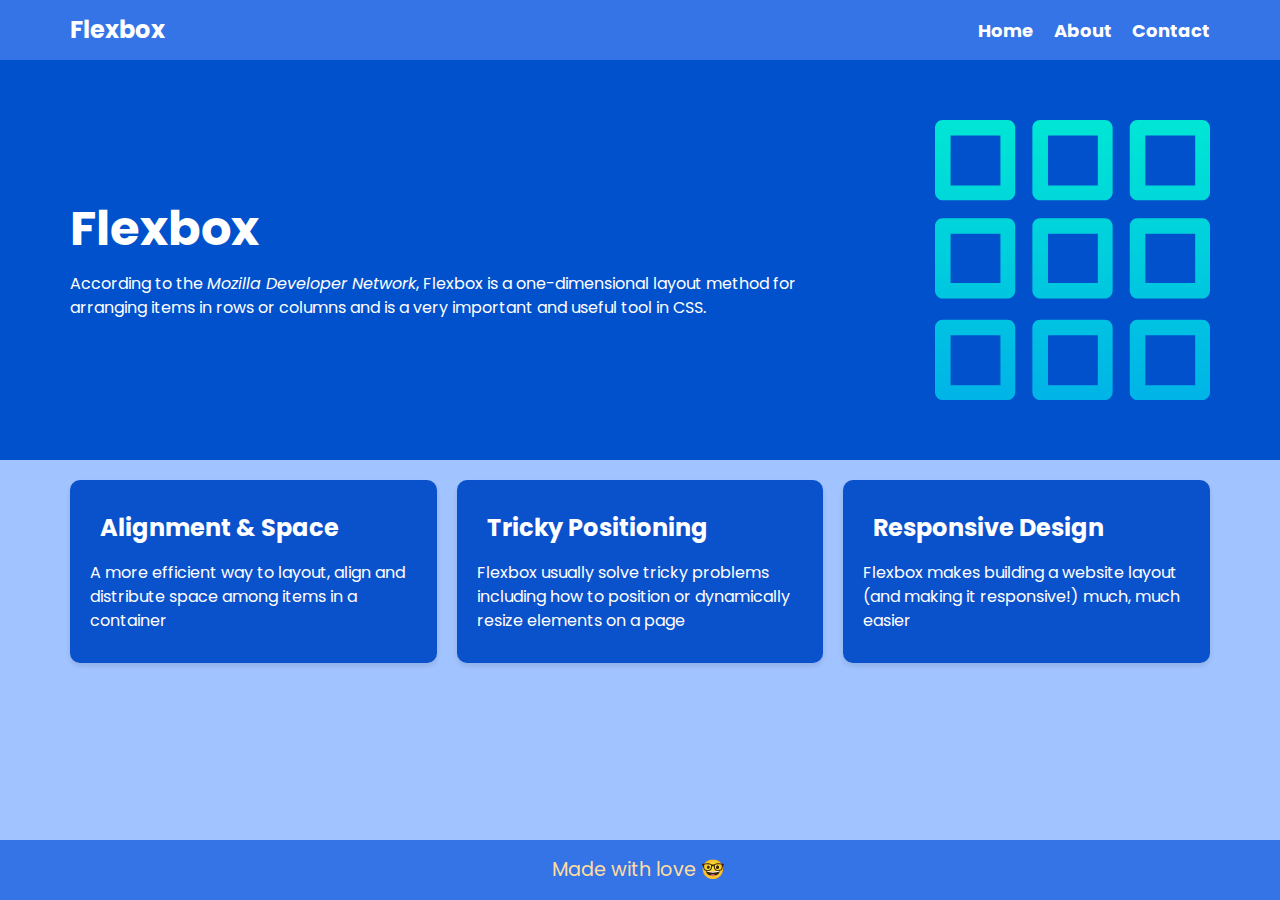
<file: lec-3_flexbox-project/index.html>
<!DOCTYPE html>
<html lang="en">
<head>
    <meta charset="UTF-8">
    <meta http-equiv="X-UA-Compatible" content="IE=edge">
    <meta name="viewport" content="width=device-width, initial-scale=1.0">
    <link
      rel="stylesheet"
      href="https://pro.fontawesome.com/releases/v5.10.0/css/all.css"
      integrity="sha384-AYmEC3Yw5cVb3ZcuHtOA93w35dYTsvhLPVnYs9eStHfGJvOvKxVfELGroGkvsg+p"
      crossorigin="anonymous"
    >
    <link rel="stylesheet" href="styles.css">
    <title>Flexbox Crash Course 2022</title>
</head>
<body>
    <nav class="navbar">
        <div class="container">
            <div class="logo">Flexbox</div>
            <ul class="nav">    
                <li>
                    <a href="#">Home</a>
                </li>
                <li>
                    <a href="#">About</a>
                </li>
                <li>
                    <a href="#">Contact</a>
                </li>
            </ul>
        </div>
    </nav>

    <header class="header">
        <div class="container">
            <div>
                <h1>Flexbox </h1>
                <p>
                   
                    According to the <i>Mozilla Developer Network</i>, Flexbox is a one-dimensional layout method for arranging items in rows or columns and is a very important and useful tool in CSS.
                </p>
            </div>
            <img src="gridsmall.svg" alt="">
        </div>
    </header>
    <section class="boxes">
        <div class="container">
            <div class="box">
                <h2><i class="fas fa-arrows-alt-v"></i>
                Alignment & Space</h2>
                <p>
                    A more efficient way to layout, align and distribute space among items in a container
                </p>
            </div>
            <div class="box">
                <h2><i class="fas fa-arrows-alt"></i>
                Tricky Positioning</h2>
                <p>
                    Flexbox usually solve tricky problems including how to position or dynamically resize elements on a page
                </p>
            </div>
            <div class="box">
                <h2><i class="fas fa-mobile"></i>
                Responsive Design</h2>
                <p>
                    Flexbox makes building a website layout (and making it responsive!) much, much easier
                </p>
            </div>
        </div>
    </section>
    <footer class="footer">
        <div class="container">
            <a href="" target="_blank" rel="noreferrer noopener">
                <p>Made with love <span class="nerd">🤓</span></p>
            </a>
        </div>
    </footer>
</body>
</html>
</file>
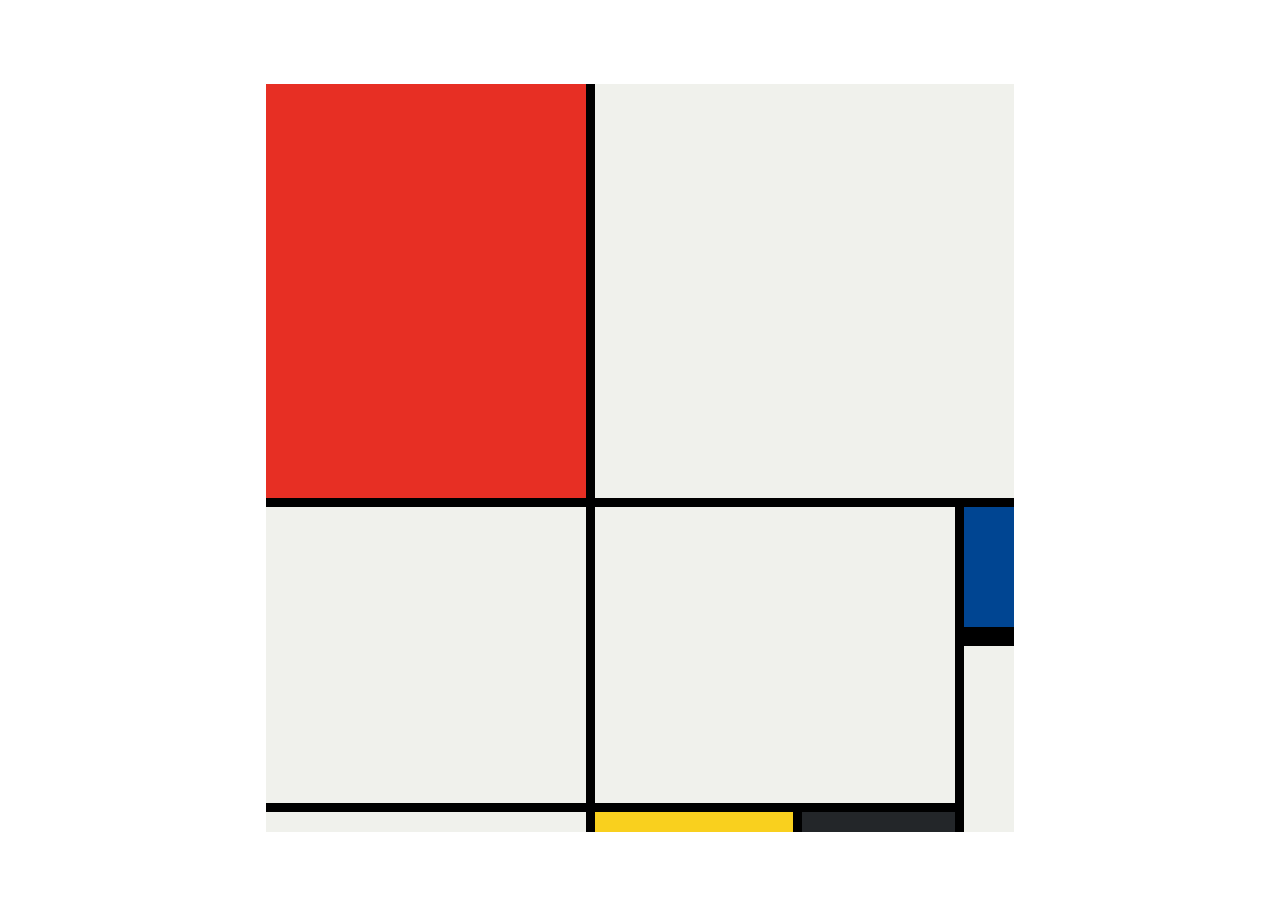
<file: lec2/lec_2_flexproject/index.html>
<!DOCTYPE html>
<html lang="en">

<head>
  <meta charset="UTF-8">
  <meta name="viewport" content="width=device-width, initial-scale=1.0">
  <title>Mondrian Project</title>
  <link rel="stylesheet" href="style.css">
</head>

<body>
  <div class="container">
    <div class="first cub1"></div>
    <div class="first cub2"></div>
    <div class="first cub3"></div>
    <div class="last cub4">
        <div class="lasti cubi1"></div>
        <div class="lasti cubi2"></div>
        <div class="lasti cubi3"></div>
        <div class="lasti cubi4"></div>
        <div class="lasti cubi5"></div>
    </div>
    <div class="last cub5"></div>

  </div>
</body>
</html>
</file>
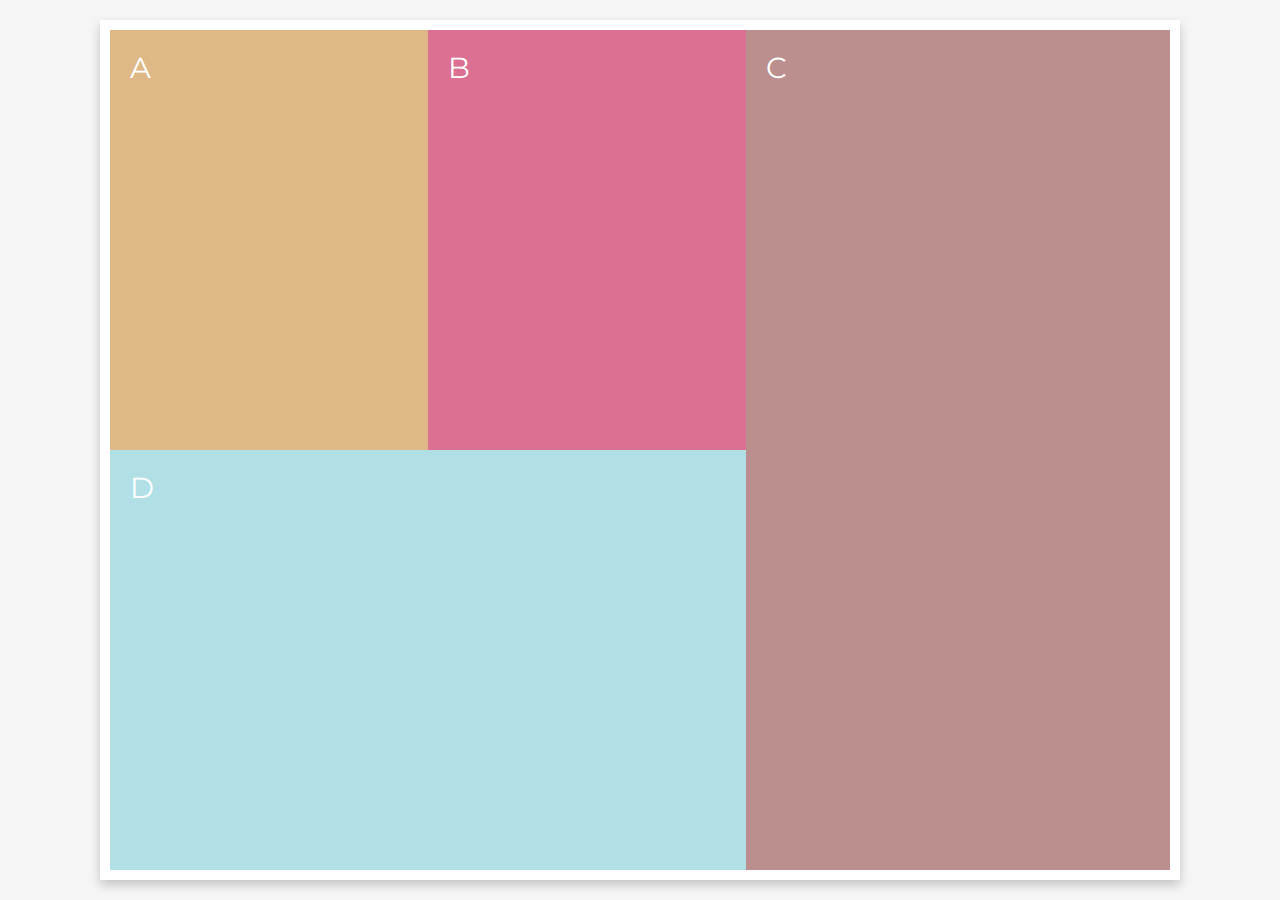
<file: lec2/flex.html>
<html>
  <head>
    <meta charset="UTF-8" />
    <meta http-equiv="X-UA-Compatible" content="IE=edge" />
    <meta name="viewport" content="width=device-width, initial-scale=1.0" />
    <title>CSS Flexbox</title>
    <link rel="stylesheet" href="./base.css" />
    <style>
      .container {
        display: flex;
        flex-wrap: wrap;
        justify-content: space-between;
      }
      .container-1-1 {
        display: flex;
        flex-direction: column;
        flex-basis: 100%;
      }

      .container-1-2 {
        display: flex;
        flex-basis: 100%;
      }

      .item {
        flex-grow: 1;
      }

      @media (min-width: 768px) {
        .container-1-1 {
          flex-direction: row;
          flex-wrap: wrap;
          flex-basis: 60%;
        }
        .container-1-2 {
          flex-basis: 40%;
        }
        .a {
          flex-basis: 50%;
        }
        .b {
          flex-basis: 50%;
        }
      }
    </style>
  </head>
  <body>
    <div class="wrap">
      <div class="container">
        <div class="container-1-1">
          <div class="item a">A</div>
          <div class="item b">B</div>
          <div class="item d">D</div>
        </div>
        <div class="container-1-2">
          <div class="item c">C</div>
        </div>
      </div>
    </div>
  </body>
</html>
</file>
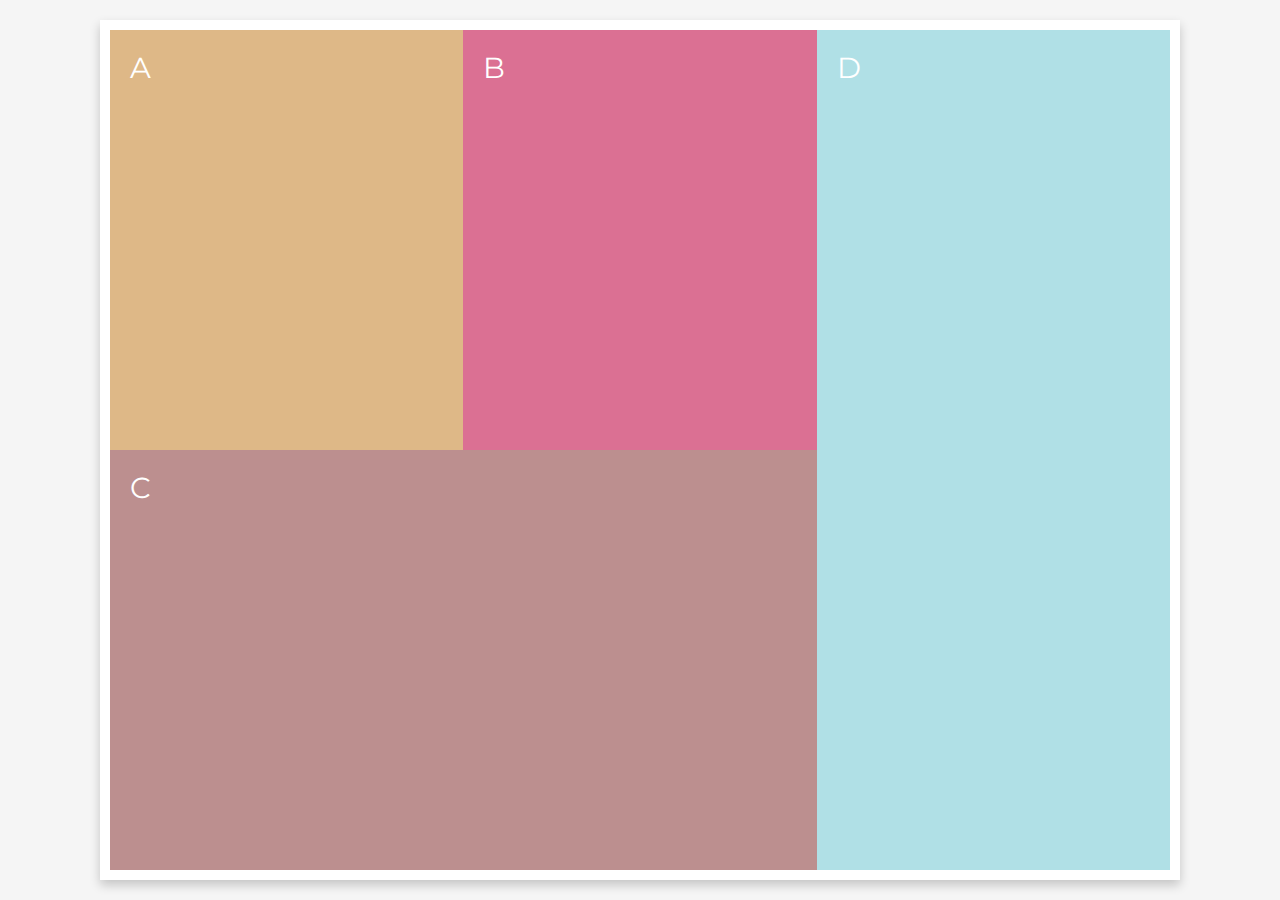
<file: lec_4_Grid/grid.html>
<html>
  <head>
    <meta charset="UTF-8" />
    <meta http-equiv="X-UA-Compatible" content="IE=edge" />
    <meta name="viewport" content="width=device-width, initial-scale=1.0" />
    <title>CSS Flexbox</title>
    <link rel="stylesheet" href="./base.css" />
    <style>
      .container {
        display: grid;
        grid-template-rows: repeat(4, 1fr);
      }

      @media (min-width: 768px) {
        .container {
          grid-template-columns: repeat(3, 1fr);
          grid-template-rows: 1fr 1fr;
          grid-template-areas:
            "a b d"
            "c c d";
        }
        .a {
          grid-area: a;
        }
        .b {
          grid-area: b;
        }
        .c {
          grid-area: c;
        }
        .d {
          grid-area: d;
        }
      }
    </style>
  </head>
  <body>
    <div class="wrap">
      <div class="container">
        <div class="item a">A</div>
        <div class="item b">B</div>
        <div class="item c">C</div>
        <div class="item d">D</div>
      </div>
    </div>
  </body>
</html>
</file>
<file: lec-3_flexbox-project/styles.css>
@import url('https://fonts.googleapis.com/css2?family=Poppins:wght@400;700&display=swap');
@import url('https://fonts.googleapis.com/css2?family=Noto+Color+Emoji&family=Noto+Emoji&display=swap');

* {
  box-sizing: border-box;
  margin: 0;
  padding: 0;
}

body{
    font-family: 'Poppins', sans-serif;
    font-size: 16px;
    line-height: 1.5;
    color: #333;
    background-color: #a1c3ff;
    min-height: 100vh;
    display: flex;
    flex-direction: column;
}

img{
    max-width: 100%;
}

h1, h2{
    margin-bottom: 15px;
}

ul{
    list-style: none;
}

.container{
    max-width: 1200px;
    margin: 0 auto;
    padding: 0 30px;
}

.navbar{
    background-color: #3474e6;
    color: white;
    height: 60px;
}

.navbar .logo{
    font-size: x-large;
    font-weight: bold;
}

.navbar a{
    color: #fff;
    text-decoration: none;
    font-size: 18px;
    font-weight: bold;
}

.navbar a:hover{
    color: lightblue;
}

.navbar .container{
    display: flex;
    justify-content: space-between;
    align-items: center;
    height: 100%
}

.navbar ul{
    display: flex;
}

.navbar ul li{
    margin-left: 20px;
}

.header{
    display: flex;
    background-color: #0151cc;
    color: white;
    min-height: 400px;
}

.header h1{
    font-size: 3rem;
    font-weight: bold;
    line-height: 1.2;
}

.header img{
    max-width: 400px;
    padding: 0px 0px 0px 125px;
}

.header .container{
    display: flex;
    justify-content: space-between;
    align-items: center;
}

.header .container a{
    color: #CC7C01;
    padding-right: 3px;
    text-decoration: none;
}

.boxes .container{
    display: flex;
    justify-content: space-between;
    gap: 20px;
}

.box{
    flex: 1;
    background-color: #0a51cc;
    color: white;
    border-radius: 10px;
    /* margin: 20px 10px; */
    margin: 20px 0px;
    box-shadow: 0 3px 5px rgba(0, 0, 0, 0.1);
    padding: 30px 20px;
}

.box i{
    margin-right: 10px;
}

.footer{
    margin-top: auto;
    background-color: #3474e6;
}

.footer .container{
    display: flex;
    align-items: center;
    justify-content: center;
    height: 60px;
}

.footer .container a{
    color: #FFDDA1;
    padding-right: 3px;
    text-decoration: none;
    font-size: 1.2rem;
}

.footer .container a:hover{
    color: #d2b683;
}

.nerd{
    font-family: 'Noto Color Emoji', sans-serif;
}

@media(max-width: 768px){
    .header .container{
        flex-direction: column;
        padding-top: 20px;
        text-align: center;
    }

    .boxes .container{
        display: block;
        text-align: center;
    }

    .header .container img{
        padding: 62.5px 62.5px 62.5px 62.5px;
    }

    .footer{
        margin-top: 30px;
    }

    .footer .container a{
        font-size: 0.93rem;
    }
}


@media ((max-width: 1100px) and (min-width: 768px)){
    .footer{
        margin-top: 30px;
    }
}
</file>
<file: lec2/lec_2_flexproject/style.css>
body {
    display: flex;
    height: 100vh;
    justify-content: center;
    align-items: center;

  }
  .container {
    
    width: 748px;
    height: 748px;
    background-color: #000;
    display: grid;
    grid-template-columns: 320px 198px 153px 50px;
    grid-template-rows: 414px  130px 1fr 20px ;
    gap:9px;
  }
  .cub1 {
    background-color: #E72F24;
  }
  .cub2 {
    background-color: #F0F1EC;
    grid-column-start: 2;
    grid-column-end: 5;
  }
  .cub3 {
    background-color: #F0F1EC;
    grid-area: 2/1/4/2;
  }
  
  .last {
    background-color: #F0F1EC;
  }
  .cub4{
    grid-area: 2/2/5/5;
    display: grid;
    background-color: #000;
    grid-template-columns:198px 153px 1fr;
    grid-template-rows: 130px 1fr 20px;
    gap:9px;
  }
  .lasti{
    background-color: #F0F1EC;
  }
  .cubi1{
    grid-area:1/1/3/3;
  }
  .cubi2{
    background-color: #004592;
    border-bottom: 10px solid #000;
  }
  .cubi3{
    grid-area:2/3/4/4;
    
  }
  .cubi4{
    background-color: #F9D01E;
  }
  .cubi5{
    background-color: #232629;
  }
</file>
<file: lec2/base.css>
@import "https://fonts.googleapis.com/css?family=Montserrat";

* {
  box-sizing: border-box;
  margin: 0;
  padding: 0;
}

body {
  background: #f5f5f5;
}

.wrap {
  max-width: 1100px;
  margin: 0 auto;
  padding: 10px;
  height: calc(100vh - 20px);
}

.container {
  margin: 10px 0;
  padding: 10px;
  box-shadow: 0px 5px 10px 0px rgba(0, 0, 0, 0.2);
  background-color: #fff;
  height: 100%;
}

.item {
  color: #fff;
  background-color: #cccccc;
  padding: 20px;
  font-family: "Montserrat";
  font-size: calc(1vw + 1em);
}

.a {
  background-color: burlywood;
}

.b {
  background-color: palevioletred;
}

.c {
  background-color: rosybrown;
}

.d {
  background-color: powderblue;
}
</file>
<file: lec_4_Grid/base.css>
@import "https://fonts.googleapis.com/css?family=Montserrat";

* {
  box-sizing: border-box;
  margin: 0;
  padding: 0;
}

body {
  background: #f5f5f5;
}

.wrap {
  max-width: 1100px;
  margin: 0 auto;
  padding: 10px;
  height: calc(100vh - 20px);
}

.container {
  margin: 10px 0;
  padding: 10px;
  box-shadow: 0px 5px 10px 0px rgba(0, 0, 0, 0.2);
  background-color: #fff;
  height: 100%;
}

.item {
  color: #fff;
  background-color: #cccccc;
  padding: 20px;
  font-family: "Montserrat";
  font-size: calc(1vw + 1em);
}

.a {
  background-color: burlywood;
}

.b {
  background-color: palevioletred;
}

.c {
  background-color: rosybrown;
}

.d {
  background-color: powderblue;
}
</file>
